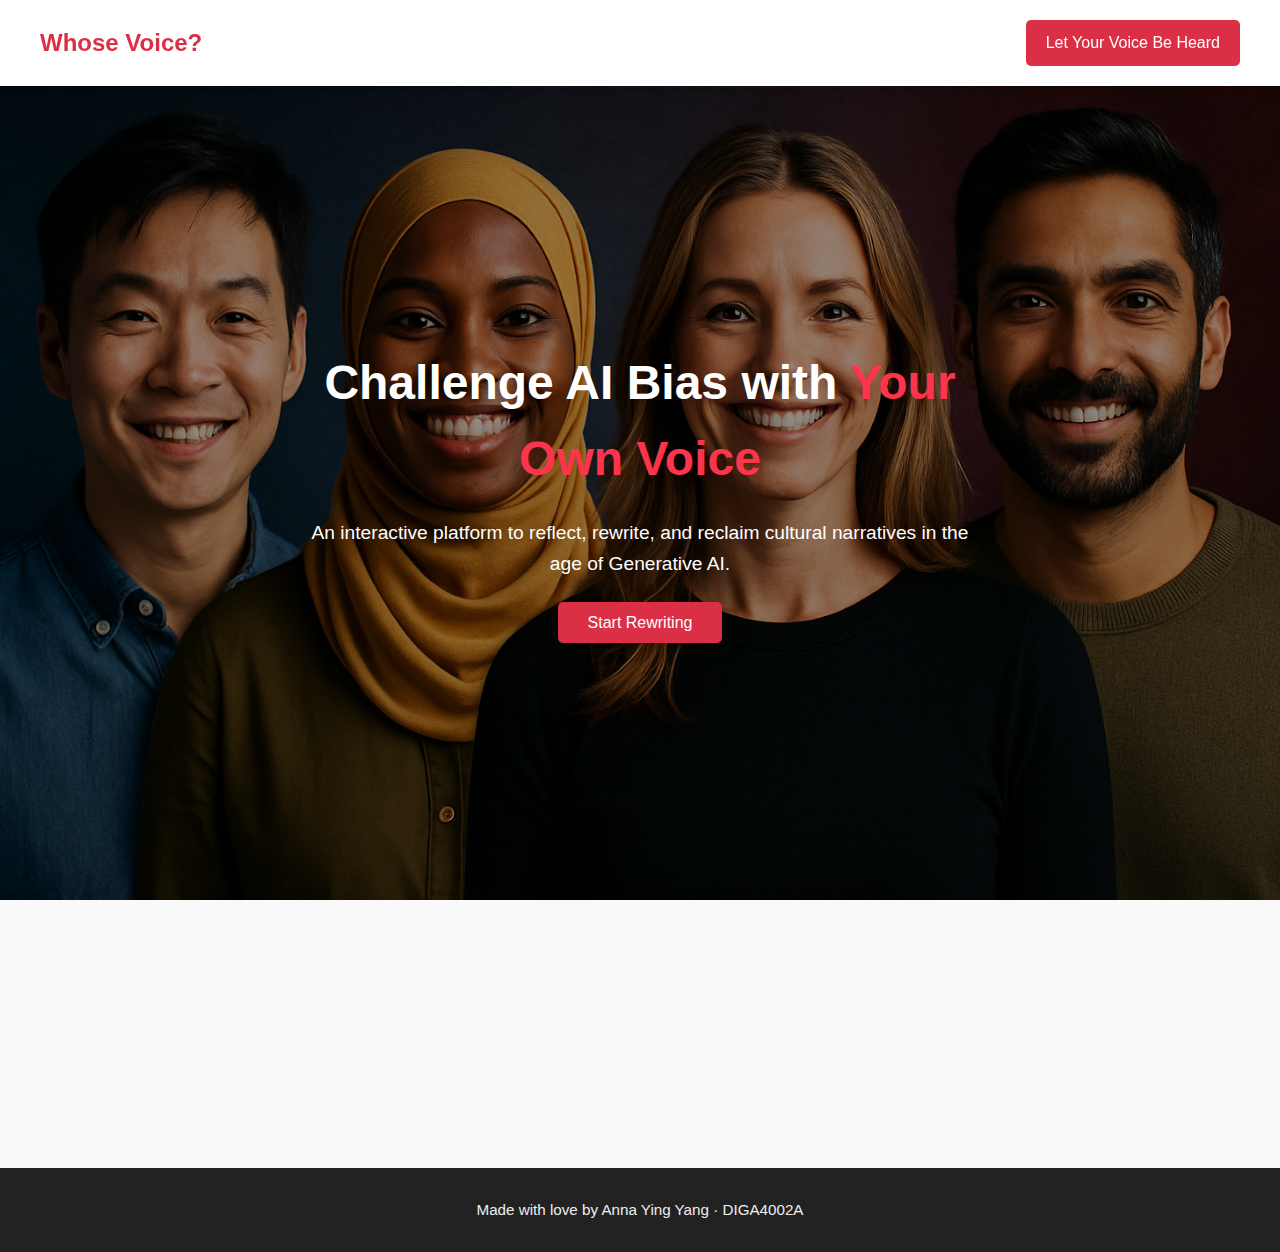
<file: index.html>
<!DOCTYPE html>
<html lang="en">
<head>
<meta charset="UTF-8" />
<meta name="viewport" content="width=device-width, initial-scale=1.0">
<title>Whose Voice?</title>
<link rel="stylesheet" href="css/home.css">
<script src="js/index.js"></script>

</head>
<body>
<header class="navbar">
<div class="logo">Whose Voice?</div>
<a class="cta" href="app/topics.html">Let Your Voice Be Heard</a>
</header>


<section class="hero">
<div class="hero-overlay">
<div class="hero-text">
<h1>Challenge AI Bias with <span>Your Own Voice</span></h1>
<p>An interactive platform to reflect, rewrite, and reclaim cultural narratives in the age of Generative AI.</p>
<a class="main-button" href="app/topics.html">Start Rewriting</a>
</div>
</div>
</section>


<section class="features">
<div class="feature">
<h3> Epistemic Justice</h3>
<p>Push back against biased AI systems that erase cultural diversity.</p>
</div>
<div class="feature">
<h3>Local Knowledge</h3>
<p>Center your voice and rewrite AI-generated outputs through your lens.</p>
</div>
<div class="feature">
<h3> AI as Draft</h3>
<p>Treat generative AI as a starting point, not an absolute truth.</p>
</div>
</section>


<footer>
<p>Made with love by Anna Ying Yang · DIGA4002A</p>
</footer>
</body>
</html>
</file>
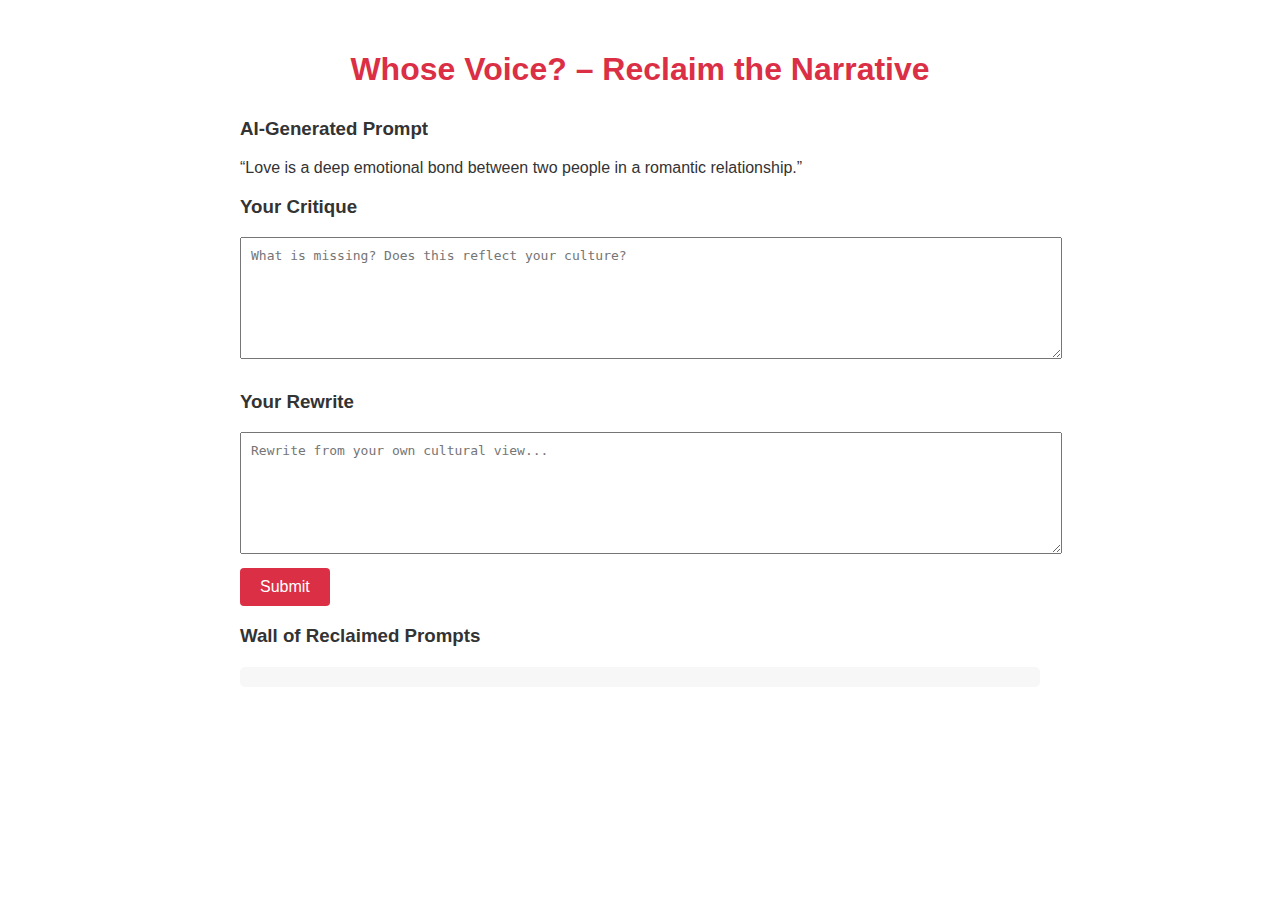
<file: app.html>
<!DOCTYPE html>
<html lang="en">
<head>
<meta charset="UTF-8">
<meta name="viewport" content="width=device-width, initial-scale=1.0">
<title>Whose Voice – Prototype</title>
<link rel="stylesheet" href="css/app.css">
</head>
<body>
<h1>Whose Voice? – Reclaim the Narrative</h1>


<h3>AI-Generated Prompt</h3>
<p id="ai-text">“Love is a deep emotional bond between two people in a romantic relationship.”</p>


<h3>Your Critique</h3>
<textarea id="critique" placeholder="What is missing? Does this reflect your culture?"></textarea>


<h3>Your Rewrite</h3>
<textarea id="rewrite" placeholder="Rewrite from your own cultural view..."></textarea>
<button onclick="submitResponse()">Submit</button>


<h3>Wall of Reclaimed Prompts</h3>
<div id="responses-wall"></div>


<script src="js/app.js"></script>
</body>
</html>
</file>
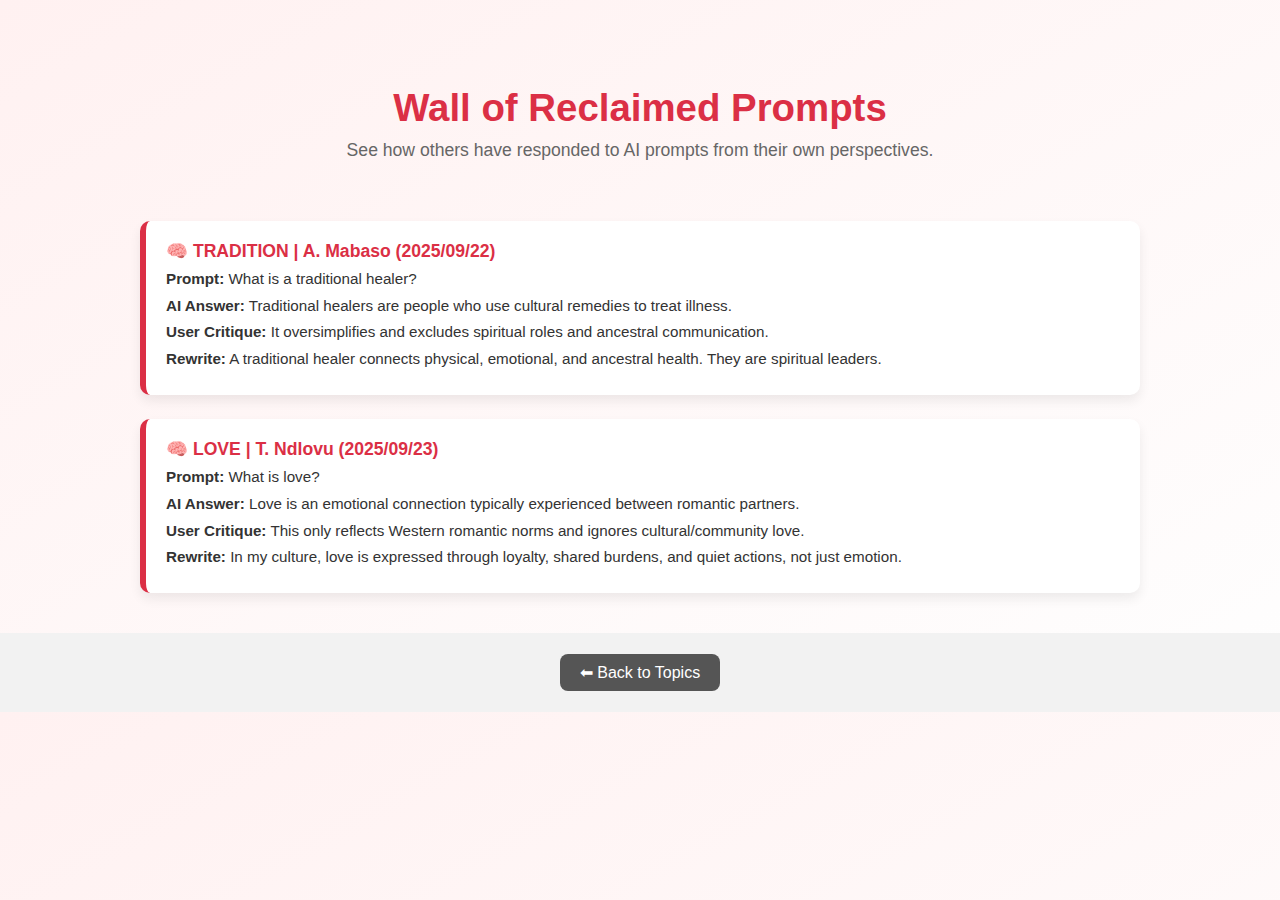
<file: wall.html>
<!DOCTYPE html>
<html lang="en">
<head>
  <meta charset="UTF-8" />
  <meta name="viewport" content="width=device-width, initial-scale=1.0">
  <title>Wall of Reclaimed Prompts – Whose Voice?</title>
  <link rel="stylesheet" href="css/wall.css">
</head>
<body>
  <header>
    <h1>Wall of Reclaimed Prompts</h1>
    <p>See how others have responded to AI prompts from their own perspectives.</p>
  </header>

  <main class="wall-container" id="wall">
    <!-- Dynamic user entries will be rendered here -->
  </main>

  <footer>
    <a href="app/topics.html" class="back-to-topics">⬅ Back to Topics</a>
  </footer>

  <script src="js/wall.js"></script>
</body>
</html>
</file>
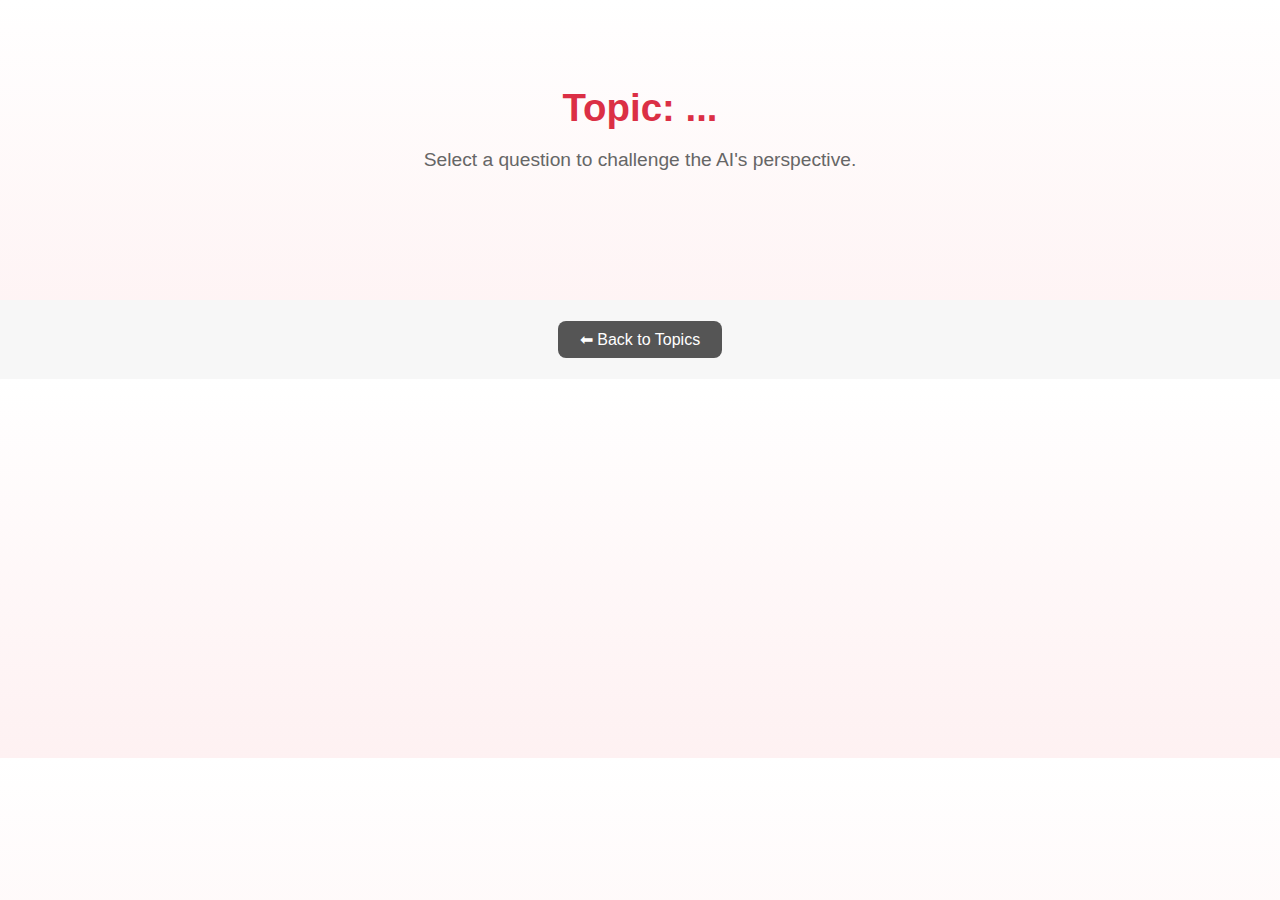
<file: app/questions.html>
<!DOCTYPE html>
<html lang="en">
<head>
  <meta charset="UTF-8">
  <meta name="viewport" content="width=device-width, initial-scale=1.0">
  <title>Choose a Question – Whose Voice?</title>
  <link rel="stylesheet" href="../css/questions.css">
</head>
<body>
  <header>
    <h1 id="topic-title">Topic: ...</h1>
    <p class="subtext">Select a question to challenge the AI's perspective.</p>
  </header>

  <main class="questions-container">
    
  </main>

  <footer>
    <a href="topics.html" class="back-link">⬅ Back to Topics</a>
  </footer>

  <script src="../js/questions.js"></script>
</body>
</html>
</file>
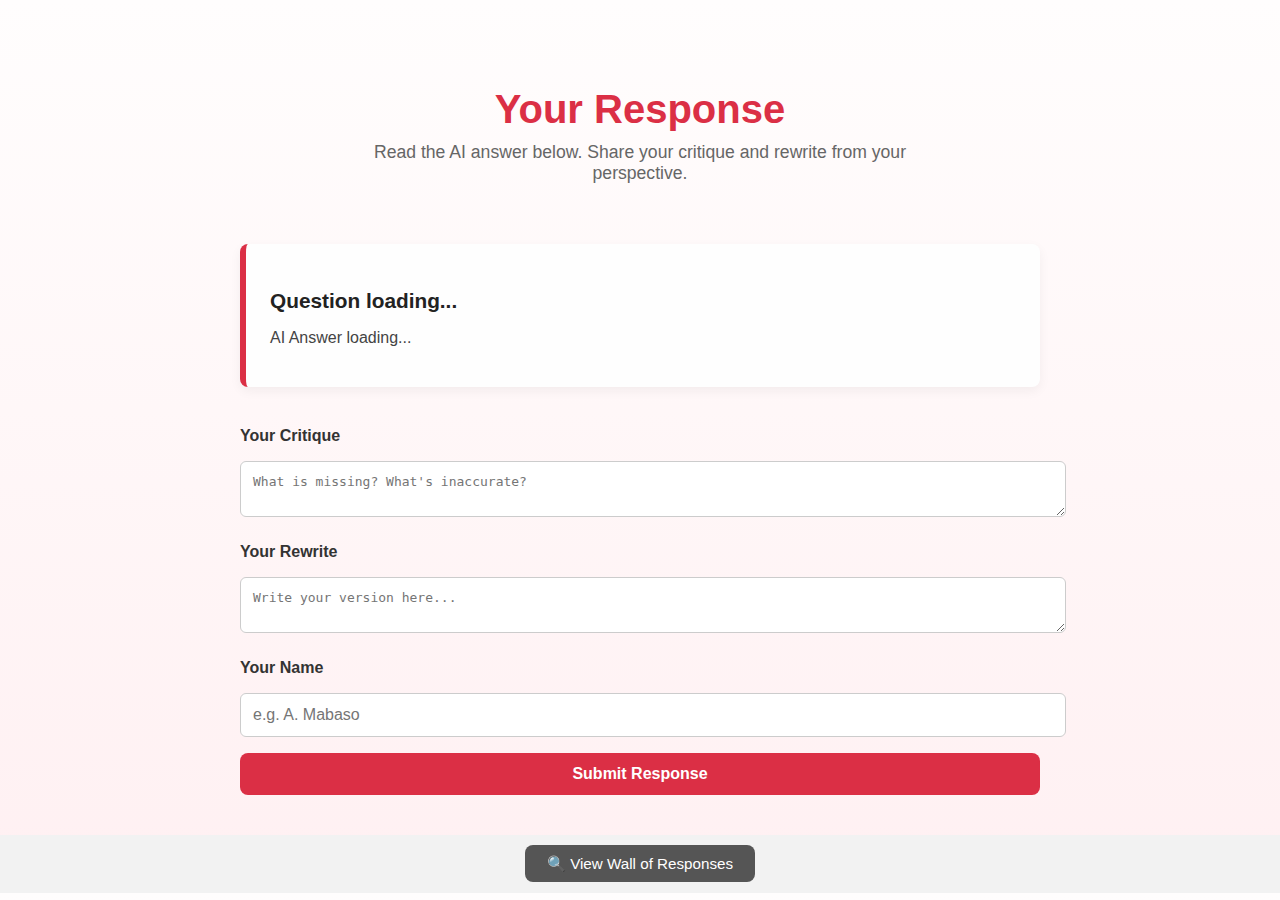
<file: app/respond.html>
<!DOCTYPE html>
<html lang="en">
<head>
  <meta charset="UTF-8">
  <meta name="viewport" content="width=device-width, initial-scale=1.0">
  <title>Respond – Whose Voice?</title>
  <link rel="stylesheet" href="../css/respond.css">
</head>
<body>
  <header>
    <h1 id="topic-heading">Your Response</h1>
    <p class="subtext">Read the AI answer below. Share your critique and rewrite from your perspective.</p>
  </header>

  <main class="respond-container">
    <div class="qa-block">
      <h3 id="question-text">Question loading...</h3>
      <p id="ai-answer">AI Answer loading...</p>
    </div>

    <form id="response-form">
      <label for="critique">Your Critique</label>
      <textarea id="critique" required placeholder="What is missing? What's inaccurate?"></textarea>

      <label for="rewrite">Your Rewrite</label>
      <textarea id="rewrite" required placeholder="Write your version here..."></textarea>

      <label for="name">Your Name</label>
      <input type="text" id="name" placeholder="e.g. A. Mabaso" required />

      <button type="submit">Submit Response</button>
    </form>
  </main>

  <footer>
    <a href="../wall.html" class="view-wall">🔍 View Wall of Responses</a>
  </footer>

  <script src="../js/respond.js"></script>
</body>
</html>
</file>
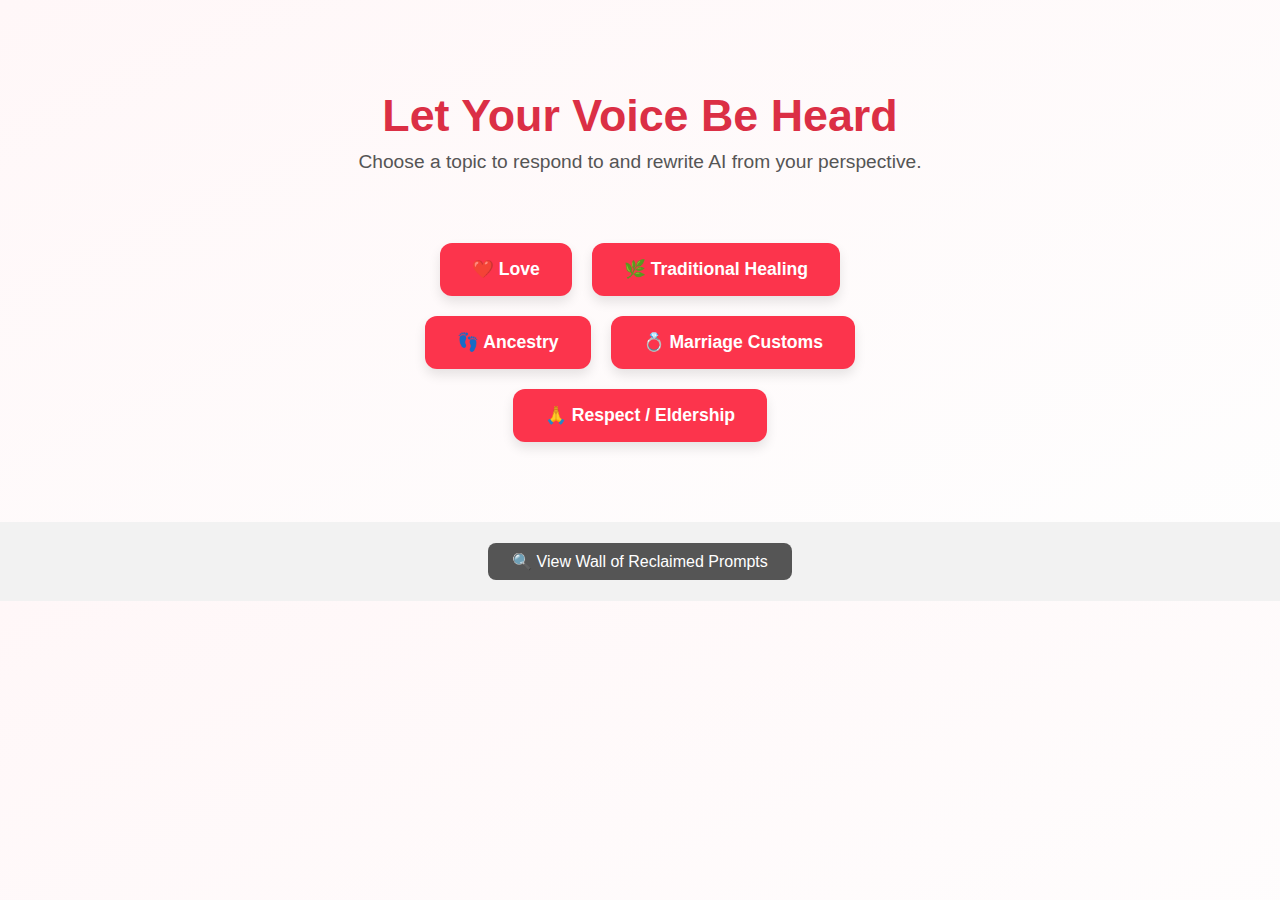
<file: app/topics.html>
<!DOCTYPE html>
<html lang="en">
<head>
  <meta charset="UTF-8" />
  <meta name="viewport" content="width=device-width, initial-scale=1.0">
  <title>Choose a Topic – Whose Voice?</title>
  <link rel="stylesheet" href="../css/topics.css">
</head>
<body>
  <header class="header">
    <h1>Let Your Voice Be Heard</h1>
    <p class="subtext">Choose a topic to respond to and rewrite AI from your perspective.</p>
  </header>

  <main class="topics-container">
    <div class="topic-button-row">
      <a href="questions.html?topic=love" class="topic-btn">❤️ Love</a>
      <a href="questions.html?topic=tradition" class="topic-btn">🌿 Traditional Healing</a>
    </div>
    <div class="topic-button-row">
      <a href="questions.html?topic=ancestry" class="topic-btn">👣 Ancestry</a>
      <a href="questions.html?topic=marriage" class="topic-btn">💍 Marriage Customs</a>
    </div>
    <div class="topic-button-row">
      <a href="questions.html?topic=respect" class="topic-btn">🙏 Respect / Eldership</a>
    </div>
  </main>

  <footer>
    <a href="../wall.html" class="wall-link">🔍 View Wall of Reclaimed Prompts</a>
  </footer>
</body>
</html>
</file>
<file: css/home.css>
* {
box-sizing: border-box;
margin: 0;
padding: 0;
}


body {
font-family: 'Segoe UI', sans-serif;
background: #fff;
color: #333;
line-height: 1.6;
}


.navbar {
display: flex;
justify-content: space-between;
align-items: center;
padding: 20px 40px;
background-color: #ffffff;
box-shadow: 0 2px 5px rgba(0,0,0,0.05);
position: fixed;
width: 100%;
top: 0;
z-index: 1000;
}


.navbar .logo {
font-size: 1.5em;
font-weight: bold;
color: #db2f45;
}


.navbar .cta {
background-color: #db2f45;
color: white;
padding: 10px 20px;
text-decoration: none;
border-radius: 5px;
font-weight: 500;
}


.hero {
height: 100vh;
background: url('../assets/hero-bg.png') no-repeat center center/cover;
display: flex;
align-items: center;
justify-content: center;
position: relative;
padding-top: 80px; /* space for navbar */
}


.hero-overlay {
width: 100%;
height: 100%;
background-color: rgba(0,0,0,0.4);
display: flex;
align-items: center;
justify-content: center;
}


.hero-text {
text-align: center;
color: white;
max-width: 700px;
padding: 20px;
}


.hero-text h1 {
font-size: 3em;
margin-bottom: 20px;
}


.hero-text h1 span {
color: #fc344c;
}


.hero-text p {
font-size: 1.2em;
margin-bottom: 30px;
}


.main-button {
background-color: #db2f45;
color: white;
padding: 12px 30px;
border-radius: 5px;
font-size: 1em;
text-decoration: none;
}


.features {
display: flex;
justify-content: center;
gap: 40px;
padding: 80px 40px;
background-color: #f9f9f9;
flex-wrap: wrap;
text-align: center;
}


.feature {
max-width: 250px;
}


.feature h3 {
font-size: 1.2em;
}

footer {
background: #222;
color: #eee;
text-align: center;
padding: 30px 20px;
font-size: 0.95em;
}


.footer-container {
max-width: 800px;
margin: auto;
}


@media (max-width: 1024px) {
.hero-text h1 {
font-size: 2.4em;
}
.hero-text p {
font-size: 1em;
}
}


@media (max-width: 768px) {
.navbar {
flex-direction: column;
gap: 10px;
}


.hero-text h1 {
font-size: 2em;
}


.hero-text p {
font-size: 1em;
}


.main-button {
font-size: 0.95em;
padding: 10px 24px;
}


.features {
flex-direction: column;
gap: 30px;
padding: 60px 20px;
}


.footer-container {
font-size: 0.85em;
}
}

/* Scroll animation styles */
.hidden {
  opacity: 0;
  transform: translateY(40px);
  transition: all 1s ease;
}

.show {
  opacity: 1;
  transform: translateY(0);
}
</file>
<file: css/app.css>
body {
font-family: Arial, sans-serif;
background: #ffffff;
color: #333;
padding: 30px;
max-width: 800px;
margin: auto;
}


h1 {
text-align: center;
color: #db2f45;
margin-bottom: 30px;
}


textarea {
width: 100%;
height: 100px;
margin-bottom: 10px;
padding: 10px;
font-size: 1em;
}


button {
background: #db2f45;
color: white;
border: none;
padding: 10px 20px;
font-size: 1em;
border-radius: 4px;
cursor: pointer;
}


#responses-wall {
margin-top: 20px;
background: #f7f7f7;
padding: 10px;
border-radius: 5px;
}
</file>
<file: css/wall.css>
body {
  margin: 0;
  font-family: 'Segoe UI', sans-serif;
  background: linear-gradient(to bottom right, #fff1f1, #fefefe);
  color: #333;
  text-align: center;
}

header {
  padding: 60px 20px 20px;
}

header h1 {
  font-size: 2.4em;
  color: #db2f45;
  margin-bottom: 10px;
}

header p {
  font-size: 1.1em;
  color: #666;
  max-width: 700px;
  margin: auto;
}

.wall-container {
  max-width: 1000px;
  margin: 40px auto;
  padding: 0 20px;
  display: flex;
  flex-direction: column;
  gap: 24px;
}

.entry-card {
  background: white;
  padding: 20px;
  border-left: 6px solid #db2f45;
  border-radius: 10px;
  box-shadow: 0 6px 12px rgba(0, 0, 0, 0.07);
  text-align: left;
}

.entry-card h3 {
  margin: 0 0 6px;
  color: #db2f45;
  font-size: 1.1em;
}

.entry-card p {
  margin: 4px 0;
  font-size: 0.95em;
  line-height: 1.5em;
}

.entry-meta {
  margin-top: 10px;
  font-size: 0.85em;
  color: #777;
}

footer {
  margin-top: 40px;
  padding: 30px;
  background: #f2f2f2;
}

.back-to-topics {
  text-decoration: none;
  background: #555;
  color: white;
  padding: 10px 20px;
  border-radius: 8px;
  transition: background 0.3s ease;
}

.back-to-topics:hover {
  background: #222;
}

@media (max-width: 768px) {
  header h1 {
    font-size: 2em;
  }

  .entry-card {
    padding: 16px;
  }
}
</file>
<file: css/questions.css>
body {
  font-family: 'Segoe UI', sans-serif;
  background: linear-gradient(to bottom, #ffffff, #fef1f2);
  color: #333;
  margin: 0;
  padding: 0;
  text-align: center;
}

header {
  padding: 60px 20px 30px;
}

header h1 {
  font-size: 2.4em;
  color: #db2f45;
  margin-bottom: 10px;
}

.subtext {
  font-size: 1.2em;
  color: #666;
}

.questions-container {
  display: flex;
  flex-direction: column;
  gap: 20px;
  max-width: 700px;
  margin: 40px auto;
  padding: 0 20px;
}

.question-btn {
  background: #fc344c;
  color: white;
  padding: 16px 24px;
  font-size: 1.1em;
  border: none;
  border-radius: 10px;
  text-decoration: none;
  font-weight: 600;
  box-shadow: 0 4px 10px rgba(0, 0, 0, 0.1);
  transition: all 0.2s ease;
}

.question-btn:hover {
  background: #e0283c;
  transform: scale(1.03);
  box-shadow: 0 6px 14px rgba(0, 0, 0, 0.15);
}

footer {
  margin-top: 40px;
  padding: 30px 20px;
  background: #f7f7f7;
}

.back-link {
  text-decoration: none;
  background: #555;
  color: #fff;
  padding: 10px 22px;
  border-radius: 8px;
  font-size: 1em;
  transition: background 0.3s ease;
}

.back-link:hover {
  background: #222;
}

@media (max-width: 600px) {
  header h1 {
    font-size: 1.8em;
  }

  .question-btn {
    font-size: 1em;
    padding: 14px 20px;
  }

  .subtext {
    font-size: 1em;
  }
}
</file>
<file: css/respond.css>
/* respond.css – styled with intention and warmth */

body {
  font-family: 'Segoe UI', sans-serif;
  background: linear-gradient(to bottom, #fffdfd, #fff0f2);
  color: #333;
  margin: 0;
  padding: 0;
  text-align: center;
}

header {
  padding: 60px 20px 20px;
}

header h1 {
  font-size: 2.5em;
  color: #db2f45;
  margin-bottom: 10px;
}

.subtext {
  font-size: 1.1em;
  color: #666;
  max-width: 600px;
  margin: auto;
}

.respond-container {
  max-width: 800px;
  margin: 40px auto;
  padding: 0 20px;
  text-align: left;
}

.qa-block {
  background: #fefefe;
  padding: 24px;
  border-left: 6px solid #db2f45;
  box-shadow: 0 4px 12px rgba(0, 0, 0, 0.05);
  border-radius: 8px;
  margin-bottom: 30px;
}

.qa-block h3 {
  margin-bottom: 10px;
  font-size: 1.3em;
  color: #222;
}

.qa-block p {
  font-size: 1em;
  color: #444;
}

form {
  display: flex;
  flex-direction: column;
  gap: 16px;
  margin-bottom: 40px;
}

label {
  font-weight: 600;
  margin-top: 10px;
}

textarea, input[type="text"] {
  width: 100%;
  padding: 12px;
  font-size: 1em;
  border: 1px solid #ccc;
  border-radius: 6px;
  resize: vertical;
}

button {
  background-color: #db2f45;
  color: white;
  padding: 12px;
  font-size: 1em;
  border: none;
  border-radius: 8px;
  cursor: pointer;
  transition: background 0.3s ease;
  font-weight: bold;
}

button:hover {
  background-color: #c61f36;
}

footer {
  background: #f2f2f2;
  padding: 20px;
  text-align: center;
}

.view-wall {
  text-decoration: none;
  background: #555;
  color: #fff;
  padding: 10px 22px;
  border-radius: 8px;
  font-size: 0.95em;
  transition: background 0.3s ease;
}

.view-wall:hover {
  background: #222;
}

@media (max-width: 600px) {
  header h1 {
    font-size: 2em;
  }

  .subtext {
    font-size: 1em;
  }
}
</file>
<file: css/topics.css>
body {
  margin: 0;
  padding: 0;
  font-family: 'Segoe UI', sans-serif;
  background: linear-gradient(to bottom right, #fff7f8, #fefefe);
  color: #333;
  text-align: center;
}

.header {
  padding: 60px 20px 30px;
}

.header h1 {
  font-size: 2.8em;
  color: #db2f45;
  margin-bottom: 10px;
}

.subtext {
  font-size: 1.2em;
  color: #555;
  max-width: 600px;
  margin: auto;
}

.topics-container {
  display: flex;
  flex-direction: column;
  gap: 20px;
  padding: 40px 20px;
  align-items: center;
  justify-content: center;
}

.topic-button-row {
  display: flex;
  flex-wrap: wrap;
  gap: 20px;
  justify-content: center;
}

.topic-btn {
  background: #fc344c;
  color: white;
  padding: 16px 32px;
  font-size: 1.1em;
  border: none;
  border-radius: 12px;
  text-decoration: none;
  font-weight: 600;
  box-shadow: 0 6px 12px rgba(0, 0, 0, 0.1);
  transition: transform 0.2s ease, box-shadow 0.2s ease;
}

.topic-btn:hover {
  transform: translateY(-5px);
  box-shadow: 0 12px 20px rgba(0, 0, 0, 0.15);
  background: #e62e40;
}

footer {
  margin-top: 40px;
  padding: 30px 20px;
  background: #f2f2f2;
}

.wall-link {
  text-decoration: none;
  background: #555;
  color: #fff;
  padding: 10px 24px;
  border-radius: 8px;
  font-size: 1em;
  transition: background 0.3s ease;
}

.wall-link:hover {
  background: #222;
}

@media (max-width: 768px) {
  .header h1 {
    font-size: 2em;
  }

  .topic-btn {
    padding: 14px 24px;
    font-size: 1em;
  }

  .subtext {
    font-size: 1em;
  }
}
</file>
